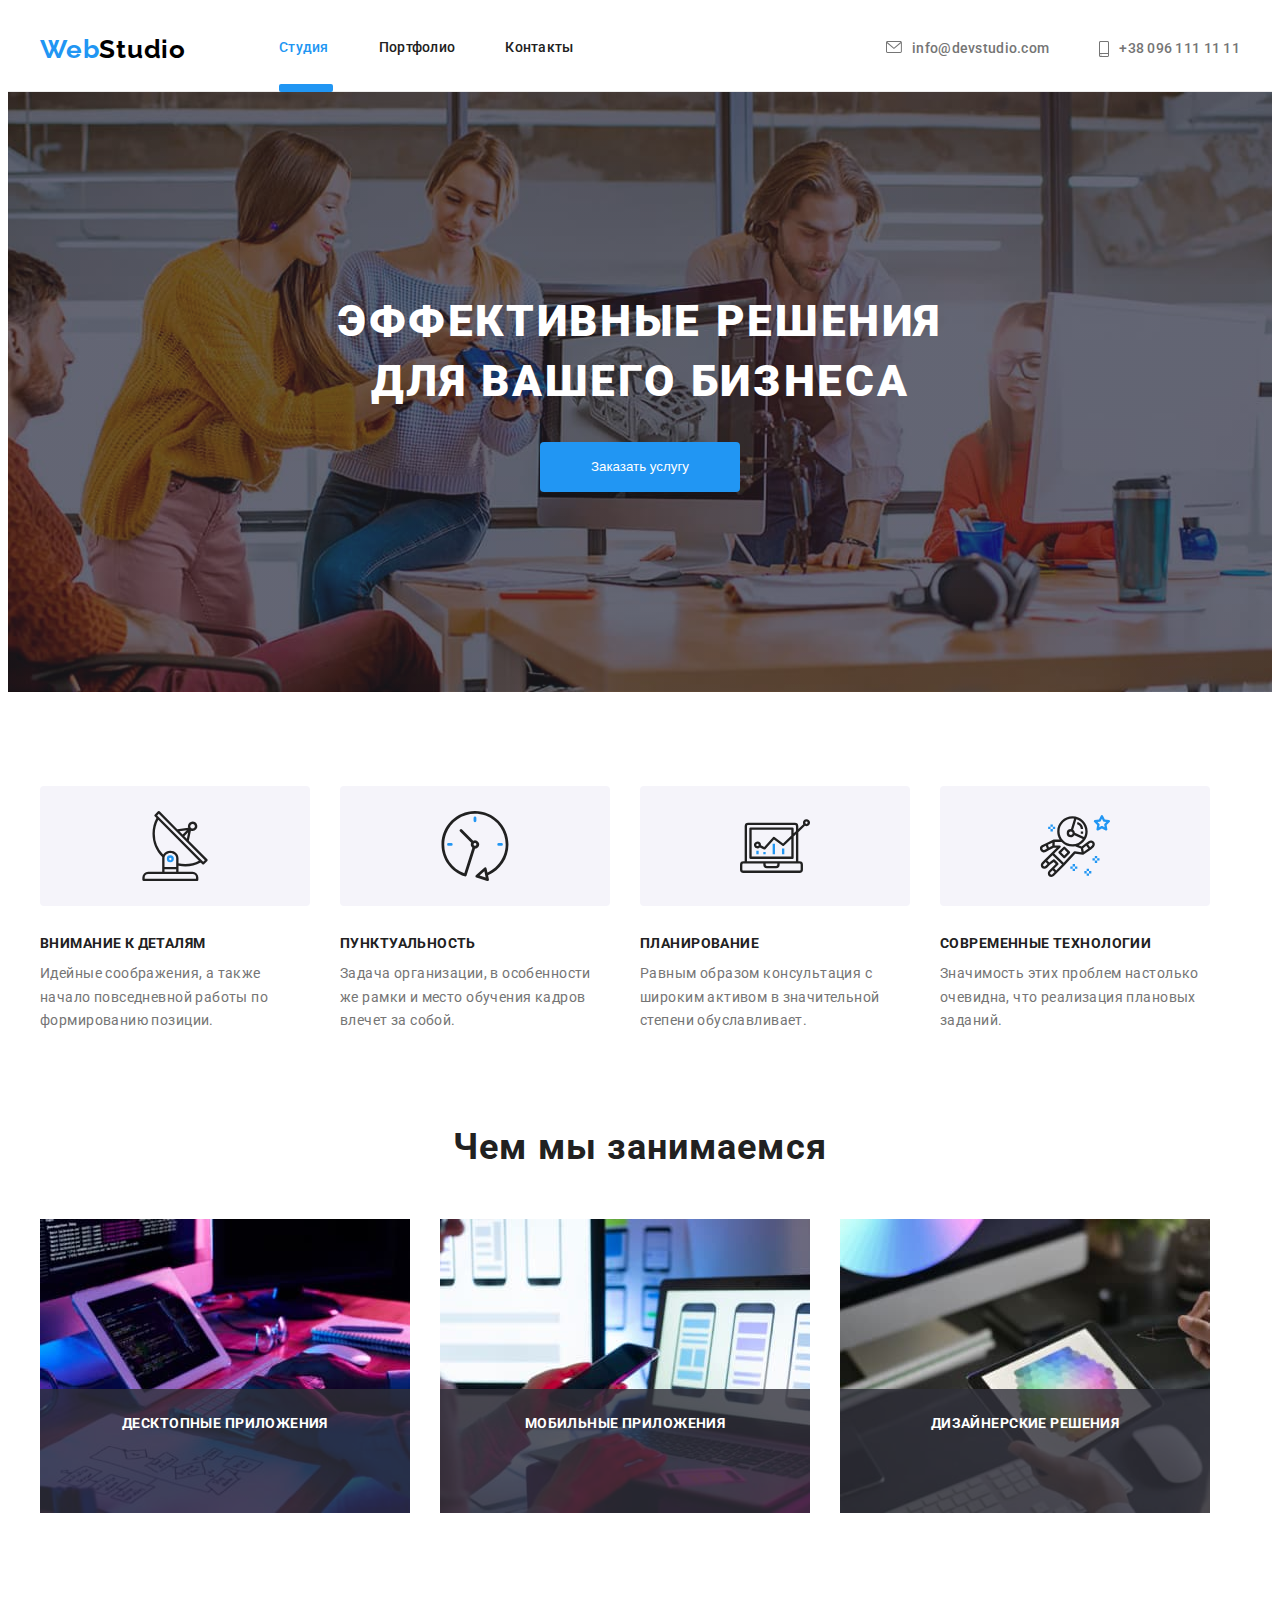
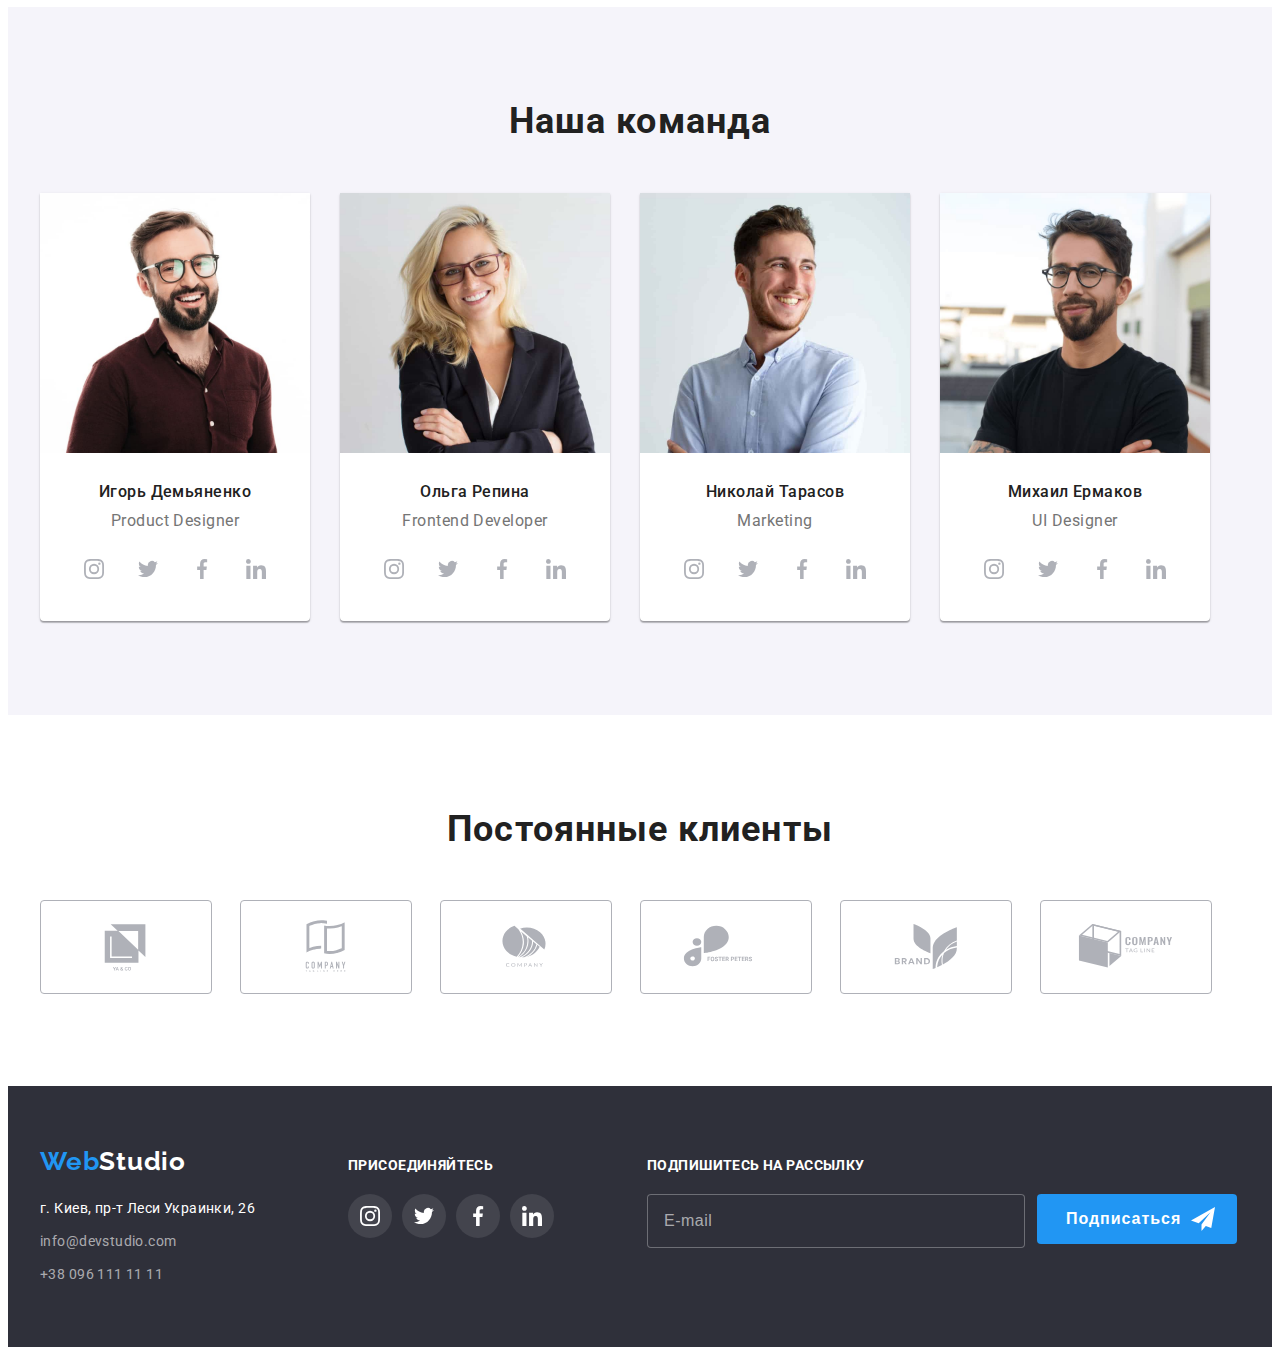
<file: index.html>
<!DOCTYPE html>
<html lang="ru">
  <head>
    <meta charset="UTF-8" />
    <meta http-equiv="X-UA-Compatible" content="IE=edge" />
    <meta name="viewport" content="width=device-width, initial-scale=1.0" />
    <meta
      name="description"
      content="Web Studio, Заказать Разработку Десктопного приложения, Мобильного приложения. Недорого: Быстро, Качественно, Уникальный Дизайн."
    />
    <title>Web Studio - Разработка приложений</title>
    <link rel="shortcut icon" href="image/Favicon.png" type="image/x-icon" />
    <link
      rel="stylesheet"
      href="https://cdnjs.cloudflare.com/ajax/libs/modern-normalize/1.1.0/modern-normalize.min.css"
      integrity="sha512-wpPYUAdjBVSE4KJnH1VR1HeZfpl1ub8YT/NKx4PuQ5NmX2tKuGu6U/JRp5y+Y8XG2tV+wKQpNHVUX03MfMFn9Q=="
      crossorigin="anonymous"
      referrerpolicy="no-referrer"
    />
    <link rel="preconnect" href="https://fonts.googleapis.com" />
    <link rel="preconnect" href="https://fonts.gstatic.com" crossorigin />
    <link
      href="https://fonts.googleapis.com/css2?family=Raleway:wght@700&family=Roboto:wght@400;500;700;900&display=swap"
      rel="stylesheet"
    />
    <link rel="stylesheet" href="css/style.css" />
  </head>

  <body>
    <!-- Шапка -->

    <header class="header">
      <div class="header-container container">
        <!-- Главная навигация -->

        <nav class="navigation">
          <a class="logo" lang="en" href="index.html"
            ><span class="logo-web">Web</span><span class="logo-studio">Studio</span></a
          >
          <ul class="navigation-list list">
            <li class="navigation-li">
              <a class="navigation-link nav" href="index.html">Студия</a>
            </li>
            <li class="navigation-li">
              <a class="navigation-link" href="portfolio.html">Портфолио</a>
            </li>
            <li class="navigation-li"><a class="navigation-link" href="#">Контакты</a></li>
          </ul>
        </nav>

        <!-- Связь -->

        <ul class="connection list">
          <li class="connection-li">
            <a class="navigation-connect" href="mailto:info@devstudio.com">
              <svg class="icon-envelope" width="16" height="12">
                <use href="./image/sprite.svg#icon-envelope"></use>
              </svg>
              info@devstudio.com</a
            >
          </li>
          <li class="connection-li">
            <a class="navigation-connect" href="tel:+380961111111">
              <svg class="icon-smartphone" width="10" height="16">
                <use href="./image/sprite.svg#icon-smartphone"></use>
              </svg>
              +38 096 111 11 11</a
            >
          </li>
        </ul>
      </div>
    </header>

    <main>
      <!--Блок Герой -->

      <section class="hero-section image-hero">
        <!-- container -->

        <div class="hero container">
          <h1 class="hero-text">
            Эффективные решения<br />
            для вашего бизнеса
          </h1>
          <button class="button" type="button" data-modal-open>Заказать услугу</button>
        </div>
      </section>

      <!-- Особенности -->

      <section class="feature-section">
        <div class="container">
          <!-- Скрытый текст -->

          <h2 class="visually-hidden">Особенности</h2>

          <ul class="item">
            <li class="item-list list">
              <div class="item-logo">
                <svg class="icon-logo" width="70" height="70">
                  <use href="./image/sprite.svg#icon-antenna"></use>
                </svg>
              </div>
              <div>
                <h3 class="headline">Внимание к деталям</h3>
                <p class="text">
                  Идейные соображения, а также начало повседневной работы по формированию позиции.
                </p>
              </div>
            </li>
            <li class="item-list list">
              <div class="item-logo">
                <svg class="icon-logo" width="70" height="70">
                  <use href="./image/sprite.svg#icon-clock"></use>
                </svg>
              </div>
              <div>
                <h3 class="headline">Пунктуальность</h3>
                <p class="text">
                  Задача организации, в особенности же рамки и место обучения кадров влечет за
                  собой.
                </p>
              </div>
            </li>
            <li class="item-list list">
              <div class="item-logo">
                <svg class="icon-logo" width="70" height="70">
                  <use href="./image/sprite.svg#icon-diagram"></use>
                </svg>
              </div>
              <div>
                <h3 class="headline">Планирование</h3>
                <p class="text">
                  Равным образом консультация с широким активом в значительной степени
                  обуславливает.
                </p>
              </div>
            </li>
            <li class="item-list list">
              <div class="item-logo">
                <svg class="icon-logo" width="70" height="70">
                  <use href="./image/sprite.svg#icon-astronaut"></use>
                </svg>
              </div>
              <div>
                <h3 class="headline">Современные технологии</h3>
                <p class="text">
                  Значимость этих проблем настолько очевидна, что реализация плановых заданий.
                </p>
              </div>
            </li>
          </ul>
        </div>
      </section>

      <!-- Чем мы занимаемся -->

      <section class="occupation-section">
        <div class="occupation container">
          <h2 class="heading">Чем мы занимаемся</h2>
          <ul class="heading-list list">
            <li class="heading-li">
              <div class="heading-thumb">
                <img
                  class="occupation-image"
                  src="./image/doing/desctop.jpg"
                  alt="Десктопные приложения"
                  width="370"
                />
                <p class="heading-text">Десктопные приложения</p>
              </div>
            </li>

            <li class="heading-li">
              <div class="heading-thumb">
                <img
                  class="occupation-image"
                  src="./image/doing/mobile.jpg"
                  alt="Мобильные приложения"
                  width="370"
                />
                <p class="heading-text">Мобильные приложения</p>
              </div>
            </li>

            <li class="heading-li">
              <div class="heading-thumb">
                <img
                  class="occupation-image"
                  src="./image/doing/disaine.jpg"
                  alt="Дизайнерские решения"
                  width="370"
                />
                <p class="heading-text">Дизайнерские решения</p>
              </div>
            </li>
          </ul>
        </div>
      </section>

      <!-- Наша команда -->

      <section class="command-section">
        <div class="command container">
          <h2 class="command-heading">Наша команда</h2>

          <ul class="command-item">
            <!-- Игорь Демьяненко -->

            <li class="command-list list">
              <img
                class="command-image"
                src="./image/comand/igor.jpg"
                alt="Игорь Демьяненко"
                width="270"
              />

              <div class="command-text">
                <h3 class="command-name">Игорь Демьяненко</h3>
                <p class="command-position" lang="en">Product Designer</p>

                <ul class="socials-list list">
                  <li class="socials-item">
                    <a class="socials-link" href="">
                      <svg class="socials-icon" width="20" height="20">
                        <use href="./image/sprite.svg#icon-instagram"></use>
                      </svg>
                    </a>
                  </li>

                  <li class="socials-item">
                    <a class="socials-link" href="">
                      <svg class="socials-icon" width="20" height="20">
                        <use href="./image/sprite.svg#icon-twitter"></use>
                      </svg>
                    </a>
                  </li>

                  <li class="socials-item">
                    <a class="socials-link" href="">
                      <svg class="socials-icon" width="20" height="20">
                        <use href="./image/sprite.svg#icon-facebook"></use>
                      </svg>
                    </a>
                  </li>

                  <li class="socials-item">
                    <a class="socials-link" href="">
                      <svg class="socials-icon" width="20" height="20">
                        <use href="./image/sprite.svg#icon-linkedin"></use>
                      </svg>
                    </a>
                  </li>
                </ul>
              </div>
            </li>

            <!-- Ольга Репина -->

            <li class="command-list list">
              <img
                class="command-image"
                src="./image/comand/olga.jpg"
                alt="Ольга Репина"
                width="270"
              />
              <div class="command-text">
                <h3 class="command-name">Ольга Репина</h3>
                <p class="command-position" lang="en">Frontend Developer</p>

                <ul class="socials-list list">
                  <li class="socials-item">
                    <a class="socials-link" href="">
                      <svg class="socials-icon" width="20" height="20">
                        <use href="./image/sprite.svg#icon-instagram"></use>
                      </svg>
                    </a>
                  </li>

                  <li class="socials-item">
                    <a class="socials-link" href="">
                      <svg class="socials-icon" width="20" height="20">
                        <use href="./image/sprite.svg#icon-twitter"></use>
                      </svg>
                    </a>
                  </li>

                  <li class="socials-item">
                    <a class="socials-link" href="">
                      <svg class="socials-icon" width="20" height="20">
                        <use href="./image/sprite.svg#icon-facebook"></use>
                      </svg>
                    </a>
                  </li>

                  <li class="socials-item">
                    <a class="socials-link" href="">
                      <svg class="socials-icon" width="20" height="20">
                        <use href="./image/sprite.svg#icon-linkedin"></use>
                      </svg>
                    </a>
                  </li>
                </ul>
              </div>
            </li>

            <!-- Николай Тарасов -->

            <li class="command-list list">
              <img
                class="command-image"
                src="./image/comand/nikolay.jpg"
                alt="Николай Тарасов"
                width="270"
              />
              <div class="command-text">
                <h3 class="command-name">Николай Тарасов</h3>
                <p class="command-position" lang="en">Marketing</p>

                <ul class="socials-list list">
                  <li class="socials-item">
                    <a class="socials-link" href="">
                      <svg class="socials-icon" width="20" height="20">
                        <use href="./image/sprite.svg#icon-instagram"></use>
                      </svg>
                    </a>
                  </li>

                  <li class="socials-item">
                    <a class="socials-link" href="">
                      <svg class="socials-icon" width="20" height="20">
                        <use href="./image/sprite.svg#icon-twitter"></use>
                      </svg>
                    </a>
                  </li>

                  <li class="socials-item">
                    <a class="socials-link" href="">
                      <svg class="socials-icon" width="20" height="20">
                        <use href="./image/sprite.svg#icon-facebook"></use>
                      </svg>
                    </a>
                  </li>

                  <li class="socials-item">
                    <a class="socials-link" href="">
                      <svg class="socials-icon" width="20" height="20">
                        <use href="./image/sprite.svg#icon-linkedin"></use>
                      </svg>
                    </a>
                  </li>
                </ul>
              </div>
            </li>

            <!-- Михаил Ермаков -->

            <li class="command-list list">
              <img
                class="command-image"
                src="./image/comand/mihail.jpg"
                alt="Михаил Ермаков"
                width="270"
              />
              <div class="command-text">
                <h3 class="command-name">Михаил Ермаков</h3>
                <p class="command-position" lang="en">UI Designer</p>

                <ul class="socials-list list">
                  <li class="socials-item">
                    <a class="socials-link" href="">
                      <svg class="socials-icon" width="20" height="20">
                        <use href="./image/sprite.svg#icon-instagram"></use>
                      </svg>
                    </a>
                  </li>

                  <li class="socials-item">
                    <a class="socials-link" href="">
                      <svg class="socials-icon" width="20" height="20">
                        <use href="./image/sprite.svg#icon-twitter"></use>
                      </svg>
                    </a>
                  </li>

                  <li class="socials-item">
                    <a class="socials-link" href="">
                      <svg class="socials-icon" width="20" height="20">
                        <use href="./image/sprite.svg#icon-facebook"></use>
                      </svg>
                    </a>
                  </li>

                  <li class="socials-item">
                    <a class="socials-link" href="">
                      <svg class="socials-icon" width="20" height="20">
                        <use href="./image/sprite.svg#icon-linkedin"></use>
                      </svg>
                    </a>
                  </li>
                </ul>
              </div>
            </li>
          </ul>
        </div>
      </section>

      <!-- Постоянные клиенты -->

      <section class="client-section">
        <div class="client container">
          <h2 class="client-title">Постоянные клиенты</h2>

          <ul class="client-group">
            <li class="client-list list">
              <a class="client-link" href="">
                <svg class="client-icon" width="106" height="60">
                  <use href="./image/sprite.svg#icon-Logo"></use>
                </svg>
              </a>
            </li>

            <li class="client-list list">
              <a class="client-link" href="">
                <svg class="client-icon" width="106" height="60">
                  <use href="./image/sprite.svg#icon-Logo2"></use>
                </svg>
              </a>
            </li>

            <li class="client-list list">
              <a class="client-link" href="">
                <svg class="client-icon" width="106" height="60">
                  <use href="./image/sprite.svg#icon-Logo3"></use>
                </svg>
              </a>
            </li>

            <li class="client-list list">
              <a class="client-link" href="">
                <svg class="client-icon" width="106" height="60">
                  <use href="./image/sprite.svg#icon-Logo4"></use>
                </svg>
              </a>
            </li>

            <li class="client-list list">
              <a class="client-link" href="">
                <svg class="client-icon" width="106" height="60">
                  <use href="./image/sprite.svg#icon-Logo5"></use>
                </svg>
              </a>
            </li>

            <li class="client-list list">
              <a class="client-link" href="">
                <svg class="client-icon" width="106" height="60">
                  <use href="./image/sprite.svg#icon-Logo6"></use>
                </svg>
              </a>
            </li>
          </ul>
        </div>
      </section>
    </main>

    <!-- Подвал -->

    <footer class="footer">
      <div class="footer-block container">
        <!-- Логотип -->

        <div class="block">
          <a class="logo logo-footer" lang="en" href="index.html">
            <span class="logo-web">Web</span><span class="logo-studio-footer">Studio</span></a
          >

          <!-- Блок адрес -->

          <address class="address">
            <ul class="address-table list">
              <li class="address-list list">
                <a
                  class="footer-navigation list"
                  href="https://www.google.com/maps/place/%D0%B1%D1%83%D0%BB.+%D0%9B%D0%B5%D1%81%D0%B8+%D0%A3%D0%BA%D1%80%D0%B0%D0%B8%D0%BD%D0%BA%D0%B8,+26,+%D0%9A%D0%B8%D0%B5%D0%B2,"
                  target="_blank"
                  rel="noreferrer noopeneer"
                >
                  г. Киев, пр-т Леси Украинки, 26</a
                >
              </li>

              <li class="address-list list">
                <a class="footer-connect list" href="mailto:info@devstudio.com"
                  >info@devstudio.com</a
                >
              </li>

              <li class="address-list list">
                <a class="footer-connect list" href="tel:+380961111111">+38 096 111 11 11</a>
              </li>
            </ul>
          </address>
        </div>

        <!-- присоединяйтесь -->

        <div class="join">
          <p class="join-text">присоединяйтесь</p>

          <ul class="join-list list">
            <li class="join-item">
              <a class="join-link" href="">
                <svg class="join-icon social-icon" width="20" height="20">
                  <use href="./image/sprite.svg#icon-instagram"></use>
                </svg>
              </a>
            </li>

            <li class="join-item">
              <a class="join-link" href="">
                <svg class="join-icon social-icon" width="20" height="20">
                  <use href="./image/sprite.svg#icon-twitter"></use>
                </svg>
              </a>
            </li>

            <li class="join-item">
              <a class="join-link" href="">
                <svg class="join-icon social-icon" width="20" height="20">
                  <use href="./image/sprite.svg#icon-facebook"></use>
                </svg>
              </a>
            </li>

            <li class="join-item">
              <a class="join-link" href="">
                <svg class="join-icon social-icon" width="20" height="20">
                  <use href="./image/sprite.svg#icon-linkedin"></use>
                </svg>
              </a>
            </li>
          </ul>
        </div>

        <!-- Подпишитесь на рассылку -->

        <form action="#" class="subscription-form">
          <p class="subscription-title">Подпишитесь на рассылку</p>
          <div class="subscription-wrapper">
            <div class="subscription-wrapper-input">
              <input
                class="subscription-input"
                type="email"
                name="subscription-name"
                placeholder="E-mail"
                required
              />
            </div>

            <div class="subscription-wrapper-button">
              <button class="subscription-button" type="submit">
                <span class="subscription-text">Подписаться</span>
                <svg class="subscription-icon" width="24" height="24">
                  <use href="./image/sprite.svg#icon-footer-icon-send"></use>
                </svg>
              </button>
            </div>
          </div>
        </form>
      </div>
    </footer>

    <!-- backdrop -->

    <div class="backdrop is-hidden" data-modal>
      <div class="modal">
        <form class="modal-form" action="#" method="POST">
          <p class="modal-title">Оставьте свои данные, мы вам перезвоним</p>

          <div class="modal-form-field">
            <label for="text" class="modal-form-label">Имя</label>
            <span class="modal-wrapper">
              <input
                class="modal-input"
                id="text"
                type="text"
                name="user-name"
                minlength="2"
                pattern="^[a-zA-Zа-яёА-ЯЁ]+"
                title="Символы должны содержать латиницу или киррилицу"
                required
              />
              <svg class="modal-icon" width="18" height="18">
                <use href="./image/sprite.svg#icon-person"></use>
              </svg>
            </span>
          </div>

          <div class="modal-form-field">
            <label for="tel" class="modal-form-label">Телефон</label>
            <span class="modal-wrapper">
              <input
                class="modal-input"
                id="tel"
                type="tel"
                name="user-tel"
                pattern="(\+?\d[- .]*){7,13}"
                title="Международный, государственный или местный телефонный номер"
                required
              />
              <svg class="modal-icon" width="18" height="18">
                <use href="./image/sprite.svg#icon-phone"></use>
              </svg>
            </span>
          </div>

          <div class="modal-form-field">
            <label for="email" class="modal-form-label">Почта</label>
            <span class="modal-wrapper">
              <input class="modal-input" id="email" type="email" name="user-email" required />
              <svg class="modal-icon" width="18" height="18">
                <use href="./image/sprite.svg#icon-email"></use>
              </svg>
            </span>
          </div>

          <div class="modal-form-textarea">
            <label for="comment" class="modal-form-label">Комментарий</label>
            <textarea
              class="modal-input modal-field-textarea"
              name="textarea"
              id="comment"
              placeholder="Введите текст"
            ></textarea>
          </div>

          <!-- checkbox -->

          <div class="form-checkbox">
            <input
              class="checkbox visually-hidden"
              id="check"
              type="checkbox"
              name="policy"
              required
            />
            <label class="checkbox-text" for="check"
              ><span class="checkbox-icon">
                <svg width="11" height="8">
                  <use href="./image/sprite.svg#icon-check"></use>
                </svg>
              </span>
              Соглашаюсь с рассылкой и принимаю &#160;
              <a class="checkbox-link" href="#">Условия договора</a></label
            >
          </div>

          <button class="modal-button" type="submit">Отправить</button>
        </form>

        <button type="button" title="Close" class="button-x" data-modal-close>
          <svg class="icon-button-x" width="11" height="11">
            <use href="./image/sprite.svg#icon-Vector"></use>
          </svg>
        </button>
      </div>
    </div>

    <script src="./js/modal.js"></script>
  </body>
</html>
</file>
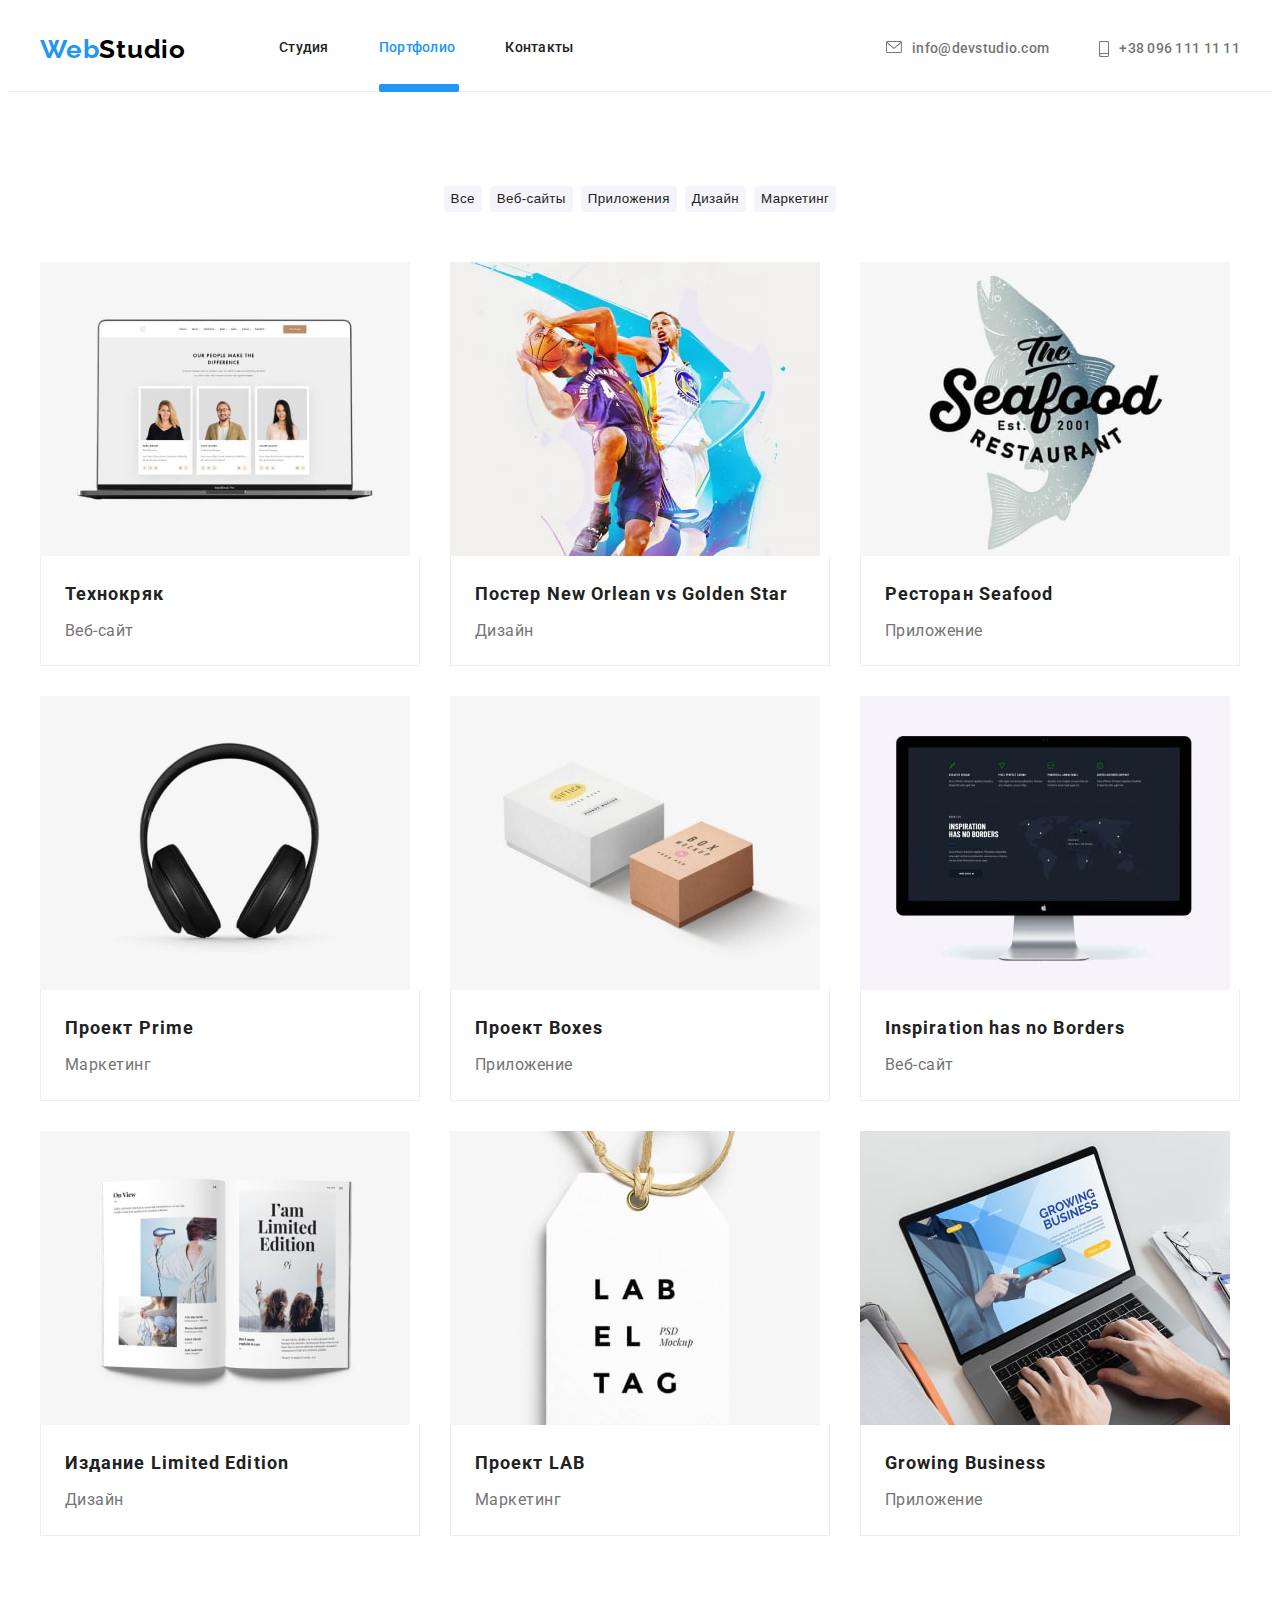
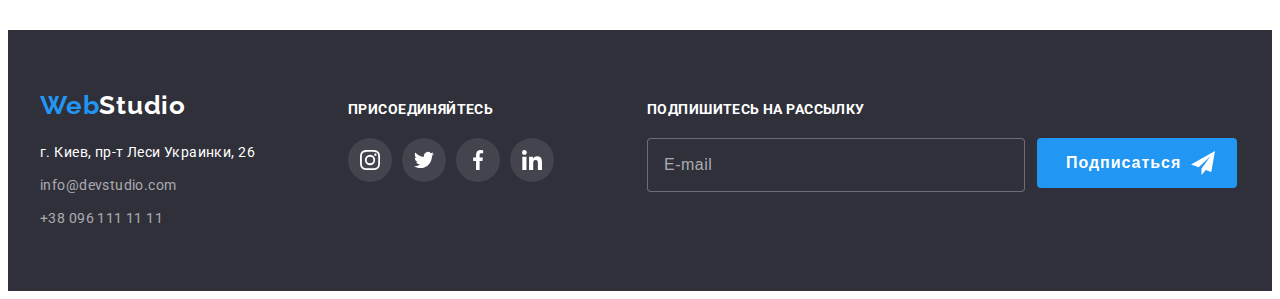
<file: portfolio.html>
<!DOCTYPE html>
<html lang="ru">
  <head>
    <meta charset="UTF-8" />
    <meta http-equiv="X-UA-Compatible" content="IE=edge" />
    <meta name="viewport" content="width=device-width, initial-scale=1.0" />
    <meta
      name="description"
      content="Web Studio, Заказать Разработку Десктопного приложения, Мобильного приложения. Недорого: Быстро, Качественно, Уникальный Дизайн."
    />
    <title>Web Studio - Разработка приложений</title>
    <link rel="shortcut icon" href="image/Favicon.png" type="image/x-icon" />
    <link
      rel="stylesheet"
      href="https://cdnjs.cloudflare.com/ajax/libs/modern-normalize/1.1.0/modern-normalize.min.css"
      integrity="sha512-wpPYUAdjBVSE4KJnH1VR1HeZfpl1ub8YT/NKx4PuQ5NmX2tKuGu6U/JRp5y+Y8XG2tV+wKQpNHVUX03MfMFn9Q=="
      crossorigin="anonymous"
      referrerpolicy="no-referrer"
    />
    <link rel="preconnect" href="https://fonts.googleapis.com" />
    <link rel="preconnect" href="https://fonts.gstatic.com" crossorigin />
    <link
      href="https://fonts.googleapis.com/css2?family=Raleway:wght@700&family=Roboto:wght@400;500;700;900&display=swap"
      rel="stylesheet"
    />
    <link rel="stylesheet" href="css/style.css" />
  </head>
  <body>
    <!-- Шапка -->

    <header class="header">
      <div class="header-container container">
        <!-- Главная навигация -->

        <nav class="navigation">
          <a class="logo" lang="en" href="index.html"
            ><span class="logo-web">Web</span><span class="logo-studio">Studio</span></a
          >
          <ul class="navigation-list list">
            <li class="navigation-li"><a class="navigation-link" href="index.html">Студия</a></li>
            <li class="navigation-li">
              <a class="navigation-link nav" href="portfolio.html">Портфолио</a>
            </li>
            <li class="navigation-li"><a class="navigation-link" href="/">Контакты</a></li>
          </ul>
        </nav>

        <!-- Связь -->
        <ul class="connection list">
          <li class="connection-li">
            <a class="navigation-connect" href="mailto:info@devstudio.com">
              <svg class="icon-envelope" width="16" height="12">
                <use href="./image/sprite.svg#icon-envelope"></use>
              </svg>
              info@devstudio.com</a
            >
          </li>
          <li class="connection-li">
            <a class="navigation-connect" href="tel:+380961111111">
              <svg class="icon-smartphone" width="10" height="16">
                <use href="./image/sprite.svg#icon-smartphone"></use>
              </svg>
              +38 096 111 11 11</a
            >
          </li>
        </ul>
      </div>
    </header>

    <!-- Портфолио -->
    <main>
      <section class="portfolio">
        <div class="container">
          <h1 class="visually-hidden">Портфолио</h1>
          <!-- Скрытый, для семантики -->

          <!-- Портфолио фильтры -->

          <ul class="filtre list">
            <li class="filtre-btn"><button class="filtre-list" name="button">Все</button></li>
            <li class="filtre-btn"><button class="filtre-list" name="button">Веб-сайты</button></li>
            <li class="filtre-btn">
              <button class="filtre-list" name="button">Приложения</button>
            </li>
            <li class="filtre-btn"><button class="filtre-list" name="button">Дизайн</button></li>
            <li class="filtre-btn"><button class="filtre-list" name="button">Маркетинг</button></li>
          </ul>

          <!-- Портфолио-карточки -->

          <ul class="content list">
            <!-- Технокряк -->

            <li class="content-list">
              <a href="" class="content-link list">
                <div class="content-image">
                  <img
                    class="image"
                    src="./image/portfolio/tehnokryak.jpg"
                    alt="Технокряк"
                    width="370"
                  />
                  <p class="overlay">
                    Технокряк это современная площадка распространения коронавируса. Компании
                    используют эту платформу для цифрового шпионажа и атак на защищённые сервера
                    конкурентов.
                  </p>
                </div>
                <div class="box">
                  <h2 class="caption">Технокряк</h2>
                  <p class="subtitle">Веб-сайт</p>
                </div>
              </a>
            </li>

            <!-- Постер New Orlean vs Golden Star -->

            <li class="content-list">
              <a href="" class="content-link list">
                <div class="content-image">
                  <img
                    class="image"
                    src="./image/portfolio/Poster-Ne-Orlean-vs-Golden-Star.jpg"
                    alt="Постер New Orlean vs Golden Star"
                    width="370"
                  />
                  <p class="overlay">
                    Технокряк это современная площадка распространения коронавируса. Компании
                    используют эту платформу для цифрового шпионажа и атак на защищённые сервера
                    конкурентов.
                  </p>
                </div>
                <div class="box">
                  <h2 class="caption" lang="en">Постер New Orlean vs Golden Star</h2>
                  <p class="subtitle">Дизайн</p>
                </div>
              </a>
            </li>

            <!-- Ресторан Seafood -->

            <li class="content-list">
              <a href="" class="content-link list">
                <div class="content-image">
                  <img
                    class="image"
                    src="./image/portfolio/Restoran-Seafood.jpg"
                    alt="Ресторан Seafood"
                    width="370"
                  />
                  <p class="overlay">
                    Технокряк это современная площадка распространения коронавируса. Компании
                    используют эту платформу для цифрового шпионажа и атак на защищённые сервера
                    конкурентов.
                  </p>
                </div>
                <div class="box">
                  <h2 class="caption" lang="en">Ресторан Seafood</h2>
                  <p class="subtitle">Приложение</p>
                </div>
              </a>
            </li>

            <!-- Проект Prime -->

            <li class="content-list">
              <a href="" class="content-link list">
                <div class="content-image">
                  <img
                    class="image"
                    src="./image/portfolio/Proekt-Prime.jpg"
                    alt="Проект Prime"
                    width="370"
                  />
                  <p class="overlay">
                    Технокряк это современная площадка распространения коронавируса. Компании
                    используют эту платформу для цифрового шпионажа и атак на защищённые сервера
                    конкурентов.
                  </p>
                </div>
                <div class="box">
                  <h2 class="caption" lang="en">Проект Prime</h2>
                  <p class="subtitle">Маркетинг</p>
                </div>
              </a>
            </li>

            <!-- Проект Boxes -->

            <li class="content-list">
              <a href="" class="content-link list">
                <div class="content-image">
                  <img
                    class="image"
                    src="./image/portfolio/Proekt-Boxes.jpg"
                    alt="Проект Boxes"
                    width="370"
                  />
                  <p class="overlay">
                    Технокряк это современная площадка распространения коронавируса. Компании
                    используют эту платформу для цифрового шпионажа и атак на защищённые сервера
                    конкурентов.
                  </p>
                </div>
                <div class="box">
                  <h2 class="caption" lang="en">Проект Boxes</h2>
                  <p class="subtitle">Приложение</p>
                </div>
              </a>
            </li>

            <!-- Inspiration has no Borders -->

            <li class="content-list">
              <a href="" class="content-link list">
                <div class="content-image">
                  <img
                    class="image"
                    src="./image/portfolio/Inspiration-has-no-Borders.jpg"
                    alt="Inspiration has no Borders"
                    width="370"
                  />
                  <p class="overlay">
                    Технокряк это современная площадка распространения коронавируса. Компании
                    используют эту платформу для цифрового шпионажа и атак на защищённые сервера
                    конкурентов.
                  </p>
                </div>
                <div class="box">
                  <h2 class="caption" lang="en">Inspiration has no Borders</h2>
                  <p class="subtitle">Веб-сайт</p>
                </div>
              </a>
            </li>

            <!-- Издание Limited Edition -->

            <li class="content-list">
              <a href="" class="content-link list">
                <div class="content-image">
                  <img
                    class="image"
                    src="./image/portfolio/Izdanie-Limited-Edition.jpg"
                    alt="Издание
                    Limited Edition"
                    width="370"
                  />
                  <p class="overlay">
                    Технокряк это современная площадка распространения коронавируса. Компании
                    используют эту платформу для цифрового шпионажа и атак на защищённые сервера
                    конкурентов.
                  </p>
                </div>
                <div class="box">
                  <h2 class="caption" lang="en">Издание Limited Edition</h2>
                  <p class="subtitle">Дизайн</p>
                </div>
              </a>
            </li>

            <!-- Проект LAB -->

            <li class="content-list">
              <a href="" class="content-link list">
                <div class="content-image">
                  <img
                    class="image"
                    src="./image/portfolio/Proekt-LAB.jpg"
                    alt="Проект LAB"
                    width="370"
                  />
                  <p class="overlay">
                    Технокряк это современная площадка распространения коронавируса. Компании
                    используют эту платформу для цифрового шпионажа и атак на защищённые сервера
                    конкурентов.
                  </p>
                </div>
                <div class="box">
                  <h2 class="caption" lang="en">Проект LAB</h2>
                  <p class="subtitle">Маркетинг</p>
                </div>
              </a>
            </li>

            <!-- Growing Business -->

            <li class="content-list">
              <a href="" class="content-link list">
                <div class="content-image">
                  <img
                    class="image"
                    src="./image/portfolio/Growing-Business.jpg"
                    alt="Growing Business"
                    width="370"
                  />
                  <p class="overlay">
                    Технокряк это современная площадка распространения коронавируса. Компании
                    используют эту платформу для цифрового шпионажа и атак на защищённые сервера
                    конкурентов.
                  </p>
                </div>
                <div class="box">
                  <h2 class="caption" lang="en">Growing Business</h2>
                  <p class="subtitle">Приложение</p>
                </div>
              </a>
            </li>
          </ul>
        </div>
      </section>
    </main>

    <!-- Подвал -->

    <footer class="footer">
      <div class="footer-block container">
        <!-- Логотип -->

        <div class="block">
          <a class="logo logo-footer" lang="en" href="index.html">
            <span class="logo-web">Web</span><span class="logo-studio-footer">Studio</span></a
          >

          <!-- Блок адрес -->

          <address class="address">
            <ul class="address-table list">
              <li class="address-list list">
                <a
                  class="footer-navigation list"
                  href="https://www.google.com/maps/place/%D0%B1%D1%83%D0%BB.+%D0%9B%D0%B5%D1%81%D0%B8+%D0%A3%D0%BA%D1%80%D0%B0%D0%B8%D0%BD%D0%BA%D0%B8,+26,+%D0%9A%D0%B8%D0%B5%D0%B2,"
                  target="_blank"
                  rel="noreferrer noopeneer"
                >
                  г. Киев, пр-т Леси Украинки, 26</a
                >
              </li>

              <li class="address-list list">
                <a class="footer-connect list" href="mailto:info@devstudio.com"
                  >info@devstudio.com</a
                >
              </li>

              <li class="address-list list">
                <a class="footer-connect list" href="tel:+380961111111">+38 096 111 11 11</a>
              </li>
            </ul>
          </address>
        </div>

        <div class="join">
          <p class="join-text">присоединяйтесь</p>

          <ul class="join-list list">
            <li class="join-item">
              <a class="join-link" href="">
                <svg class="join-icon social-icon" width="20" height="20">
                  <use href="./image/sprite.svg#icon-instagram"></use>
                </svg>
              </a>
            </li>

            <li class="join-item">
              <a class="join-link" href="">
                <svg class="join-icon social-icon" width="20" height="20">
                  <use href="./image/sprite.svg#icon-twitter"></use>
                </svg>
              </a>
            </li>

            <li class="join-item">
              <a class="join-link" href="">
                <svg class="join-icon social-icon" width="20" height="20">
                  <use href="./image/sprite.svg#icon-facebook"></use>
                </svg>
              </a>
            </li>

            <li class="join-item">
              <a class="join-link" href="">
                <svg class="join-icon social-icon" width="20" height="20">
                  <use href="./image/sprite.svg#icon-linkedin"></use>
                </svg>
              </a>
            </li>
          </ul>
        </div>

        <!-- Подпишитесь на рассылку -->

        <form action="#" class="subscription-form">
          <p class="subscription-title">Подпишитесь на рассылку</p>
          <div class="subscription-wrapper">
            <div class="subscription-wrapper-input">
              <input
                class="subscription-input"
                type="email"
                name="subscription-name"
                placeholder="E-mail"
                required
              />
            </div>

            <div class="subscription-wrapper-button">
              <button class="subscription-button" type="submit">
                <span class="subscription-text">Подписаться</span>
                <svg class="subscription-icon" width="24" height="24">
                  <use href="./image/sprite.svg#icon-footer-icon-send"></use>
                </svg>
              </button>
            </div>
          </div>
        </form>
      </div>
    </footer>

    <script src="./js/modal.js"></script>
  </body>
</html>
</file>
<file: css/style.css>
:root {
  --page-text: #212121;
  --primary-text-color: #757575;
  --secondary-text-color: #2196f3;
  --third-text-color: #ffffff;
  --link-color: #afb1b8;
  --primary-background-color: #ffffff;
  --secondary-background-color: #f5f4fa;
  --third-background-color: #2196f3;
  --transition-color: color 250ms cubic-bezier(0.4, 0, 0.2, 1);
}

body {
  font-family: 'Roboto', sans-serif;
  background: var(--primary-background-color);
  color: var(--page-text);
  font-size: 16px;
  font-style: normal;
}

h1,
h2,
h3,
h4,
h5,
h6,
p {
  margin: 0;
}

ul {
  margin: 0;
  padding: 0;
}

img {
  display: block;
}

/* ----------------Шапка--------------- */

/* ---Логотип--- */

.header {
  background-color: var(--primary-background-color);
  border-bottom: 1px solid #ececec;
}

.header-container {
  display: flex;
  align-items: center;
}

/* ---Контейнер--- */

.container {
  width: 1200px;
  margin: 0 auto;
  padding: 0 15px;
}

.logo {
  font-family: 'Raleway', sans-serif;
  text-decoration: none;
  font-weight: 700;
  font-size: 26px;
  line-height: 1.192;
  letter-spacing: 0.03em;

  display: block;
  margin-right: 93px;
}

.logo-web {
  color: var(--secondary-text-color);
}

.logo-studio {
  color: #000000;
}

/* ---Навигация--- */

.navigation {
  display: flex;
  align-items: center;
}

.navigation-list {
  display: flex;
}

/* ---Сброс стилей--- */

.list {
  list-style: none;
  text-decoration: none;
  font-style: normal;
}

.navigation-li:not(:last-child) {
  margin-right: 50px;
}

.navigation-link {
  color: var(--page-text);
  text-decoration: none;
  font-weight: 500;
  font-size: 14px;
  line-height: 1.14;
  letter-spacing: 0.02em;

  display: block;
  padding-top: 32px;
  transition: var(--transition-color);
}

.nav {
  color: var(--secondary-text-color);
  display: flex;
  flex-direction: column;
}

.nav::after {
  content: '';
  display: block;
  width: 100%;
  height: 4px;
  border: 2px solid;
  border-radius: 2px;
  background-color: var(--third-background-color);
  margin-top: 28px;
  margin-bottom: -1px;
}

.navigation-link:hover,
.navigation-link:focus {
  color: var(--secondary-text-color);
}

/* ---Связь--- */

.connection {
  display: flex;
  margin-left: auto;
}

.connection-li + .connection-li {
  margin-left: 50px;
}

.navigation-connect {
  color: var(--primary-text-color);
  text-decoration: none;
  font-weight: 500;
  font-size: 14px;
  line-height: 1.14;
  letter-spacing: 0.02em;

  padding: 16px 0;
  display: flex;
  transition: var(--transition-color);
}

.navigation-connect:hover,
.navigation-connect:focus {
  color: var(--secondary-text-color);
  fill: var(--secondary-text-color);
}

.icon-envelope,
.icon-smartphone {
  margin-right: 10px;
  fill: currentColor;
  align-items: center;
  padding: 0;
}

/* --------------Блок герой--------------- */

.hero-section {
  display: flex;
  text-align: center;
  align-items: center;
  padding-top: 200px;
  padding-bottom: 200px;
}

.image-hero {
  max-width: 1600px;
  background-color: #c4c4c4;
  background-image: linear-gradient(to right, rgba(47, 48, 58, 0.4), rgba(47, 48, 58, 0.4)),
    url('../image/hero/hero.jpg');
  background-position: center;
  background-size: cover;
  background-repeat: no-repeat;

  margin: 0 auto;
}

.hero-text {
  color: var(--third-text-color);
  font-weight: 900;
  font-size: 44px;
  line-height: 1.36;
  text-align: center;
  letter-spacing: 0.06em;
  text-transform: uppercase;

  margin: 0 auto 30px;
  max-width: 696px;
}

.button {
  color: var(--third-text-color);
  background-color: var(--third-background-color);
  border: 1px solid transparent;
  border-radius: 4px;
  cursor: pointer;
  height: 50px;
  min-width: 200px;
  text-align: center;
  padding: 10px 32px;

  transition: background-color 250ms cubic-bezier(0.4, 0, 0.2, 1);
}

.button:hover,
.button:focus,
.button:active {
  background-color: #188ce8;
}

/* ---------------Особенности----------- */

/* скрытый текст Особенности */

.visually-hidden {
  position: absolute;
  width: 1px;
  height: 1px;
  margin: -1px;
  padding: 0;
  overflow: hidden;
  border: 0;
  clip: rect(0 0 0 0);
  z-index: 1;
}

.feature-section {
  padding-top: 94px;
  padding-bottom: 94px;
  background-color: var(--primary-background-color);
}

.item {
  display: flex;
}

.item-list {
  width: 270px;
}

.item-logo {
  display: flex;
  height: 120px;
  border-radius: 4px;
  margin-bottom: 30px;
  background-color: var(--secondary-background-color);
  justify-content: center;
  align-items: center;
}

.item-list:not(:last-child) {
  margin-right: 30px;
}

.headline {
  color: var(--page-text);
  font-weight: 700;
  font-size: 14px;
  line-height: 1.14;
  letter-spacing: 0.03em;
  text-transform: uppercase;
  margin-bottom: 10px;
}

.text {
  color: var(--primary-text-color);
  font-size: 14px;
  line-height: 1.71;
  letter-spacing: 0.03em;
}

/* -------------Чем мы занимаемся----------- */

.occupation-section {
  margin-right: auto;
  margin-left: auto;
  background-color: var(--primary-background-color);
  padding-bottom: 94px;
}

.heading {
  font-weight: 700;
  font-size: 36px;
  line-height: 1.16;
  text-align: center;
  letter-spacing: 0.03em;

  display: block;
  margin-bottom: 50px;
}

.heading-list {
  display: flex;
}

.heading-li {
  width: 370px;
}

.heading-li:not(:last-child) {
  margin-right: 30px;
}

.heading-thumb {
  position: relative;
  width: 370px;
  display: block;
}

.occupation-image {
  display: block;
  max-width: 100%;
}

.heading-text {
  width: 100%;
  height: 70px;
  position: absolute;

  bottom: 0;

  color: var(--third-text-color);
  background-color: rgba(47, 48, 58, 0.8);
  font-weight: 700;
  font-size: 14px;
  line-height: 1.14;
  text-align: center;
  letter-spacing: 0.03em;
  text-transform: uppercase;
  padding: 27px 0;
}

/* ---------------Наша команда-------------- */

.command-section {
  background-color: var(--secondary-background-color);
  margin-right: auto;
  margin-left: auto;
  padding: 94px 0;
}

.command-heading {
  color: var(--page-text);
  font-weight: 700;
  font-size: 36px;
  line-height: 1.16;
  text-align: center;
  letter-spacing: 0.03em;

  display: block;
  margin-bottom: 50px;
}

.command-item {
  display: flex;
}

.command-list {
  width: 270px;
  border-radius: 0px 0px 4px 4px;
  box-shadow: 0px 1px 3px rgba(0, 0, 0, 0.12), 0px 1px 1px rgba(0, 0, 0, 0.14),
    0px 2px 1px rgba(0, 0, 0, 0.2);
  background-color: var(--primary-background-color);
}

.command-list:not(:last-child) {
  margin-right: 30px;
}

.command-image {
  max-width: 100%;
}

.command-text {
  padding: 30px 32px;
}

.command-name {
  color: var(--page-text);
  font-weight: 500;
  font-size: 16px;
  line-height: 1.18;
  text-align: center;
  letter-spacing: 0.03em;
  margin-bottom: 10px;
  display: block;
}

.command-position {
  color: var(--primary-text-color);
  font-size: 16px;
  line-height: 1.18;
  text-align: center;
  letter-spacing: 0.03em;
  display: block;
  margin-bottom: 16px;
}

.socials-list {
  display: flex;
}

.socials-item:not(:last-child) {
  margin-right: 10px;
}

.socials-link {
  width: 44px;
  height: 44px;
  border-radius: 50%;
  background-color: var(--primary-background-color);
  display: flex;
  justify-content: center;
  align-items: center;
  transition: background-color 250ms cubic-bezier(0.4, 0, 0.2, 1);
}

.socials-link:hover,
.socials-link:focus {
  background-color: var(--third-background-color);
}

.socials-link:hover .socials-icon,
.socials-link:focus .socials-icon {
  fill: var(--third-text-color);
}

.socials-icon {
  fill: var(--link-color);
  transition: fill 250ms cubic-bezier(0.4, 0, 0.2, 1);
}

/* -----------Постоянные клиенты-------- */

.client-section {
  margin-right: auto;
  margin-left: auto;
  background-color: var(--primary-background-color);
  padding-top: 94px;
  padding-bottom: 94px;
}

.client-title {
  color: var(--page-text);
  font-weight: 700;
  font-size: 36px;
  line-height: 1.16;
  text-align: center;
  letter-spacing: 0.03em;
  margin-bottom: 50px;
}

.client-group {
  display: flex;
  margin-left: auto;
  margin-right: auto;
}

.client-list {
  width: 170px;
  height: 92px;
}

.client-list:not(:last-child) {
  margin-right: 30px;
}

.client-link {
  width: 100%;
  height: 100%;
  border: 1px solid #afb1b8;
  border-radius: 4px;
  display: flex;
  justify-content: center;
  align-items: center;

  transition-property: border-color;
  transition-duration: 250ms;
  transition-timing-function: cubic-bezier(0.4, 0, 0.2, 1);
}

.client-icon {
  fill: #afb1b8;
  transition-property: fill;
  transition-duration: 250ms;
  transition-timing-function: cubic-bezier(0.4, 0, 0.2, 1);
}

.client-link:hover,
.client-link:focus {
  border-color: var(--secondary-text-color);
}

.client-link:hover .client-icon,
.client-link:focus .client-icon {
  fill: var(--secondary-text-color);
}

/* --------------Портфолио------------ */

/* ---Портфолио фильтры--- */

.portfolio {
  margin-right: auto;
  margin-left: auto;
  background-color: var(--primary-background-color);
  padding-top: 94px;
  padding-bottom: 94px;
}

.filtre {
  display: flex;
  justify-content: center;
  margin-bottom: 50px;
}

.filtre-btn:not(:last-child) {
  margin-right: 8px;
}

.filtre-list {
  color: var(--page-text);
  border: 1px solid transparent;
  background-color: #f5f4fa;
  border-radius: 4px;
  font-weight: 500;
  line-height: 1.62;
  text-align: center;
  letter-spacing: 0.03em;
  cursor: pointer;
  transition-property: background-color, color, box-shadow;
  transition-duration: 250ms;
  transition-timing-function: cubic-bezier(0.4, 0, 0.2, 1);
}

.filtre-list:hover,
.filtre-list:focus {
  color: var(--third-text-color);
  background-color: var(--third-background-color);
  box-shadow: 0px 3px 1px rgba(0, 0, 0, 0.1), 0px 1px 2px rgba(0, 0, 0, 0.08),
    0px 2px 2px rgba(0, 0, 0, 0.12);
}

/* ---Портфолио-карточки--- */

.content {
  display: flex;
  flex-wrap: wrap;
  margin-top: -30px;
  margin-bottom: 0;
  margin-left: -30px;
}

.content-image {
  position: relative;
  overflow: hidden;
}

.overlay {
  position: absolute;
  top: 0;
  left: 0;
  width: 100%;
  height: 100%;
  background-color: rgba(33, 150, 243, 0.9);
  color: var(--third-text-color);
  padding: 63px 24px;
  font-weight: 400;
  font-size: 18px;
  line-height: 1.56;
  letter-spacing: 0.03em;

  overflow: hidden;
  transform: translateY(100%);

  transition-property: transform;
  transition-duration: 250ms;
  transition-timing-function: cubic-bezier(0.4, 0, 0.2, 1);
}

.content > .content-list {
  flex-basis: calc(100% / 3 - 30px);
  margin-top: 30px;
  margin-left: 30px;
}

.content-link {
  display: block;
  transition-property: box-shadow;
  transition-duration: 250ms;
  transition-timing-function: cubic-bezier(0.4, 0, 0.2, 1);
}

.content-link:hover,
.content-link:focus {
  box-shadow: 0px 3px 1px rgba(0, 0, 0, 0.1), 0px 1px 2px rgba(0, 0, 0, 0.08),
    0px 2px 2px rgba(0, 0, 0, 0.12);
}

.content-link:hover .overlay,
.content-link:focus .overlay {
  transform: translateY(0);
}

.image {
  max-width: 370px;
}

.box {
  padding: 20px 24px;
  border-left: 1px solid #eeeeee;
  border-right: 1px solid #eeeeee;
  border-bottom: 1px solid #eeeeee;
}

.caption {
  color: var(--page-text);
  font-weight: 700;
  font-size: 18px;
  line-height: 2;
  letter-spacing: 0.06em;
}

.subtitle {
  color: var(--primary-text-color);
  line-height: 1.87;
  letter-spacing: 0.03em;
  margin-top: 4px;
}

/* ---------------Подвал -------------*/

.footer {
  background-color: #2f303a;
  margin-right: auto;
  margin-left: auto;
  padding-top: 60px;
  padding-bottom: 60px;
}

.footer-block {
  display: flex;
  align-items: baseline;
}

/* ---Логотип--- */

.block {
  margin-right: 70px;
}

.logo-footer {
  max-width: 145px;
}

.logo-studio-footer {
  color: #ffffff;
}

/* ---Блок адрес--- */

.address {
  margin-top: 20px;
}

.address-list:not(:last-child) {
  margin-bottom: 9px;
}

.footer-navigation {
  color: var(--third-text-color);
  font-size: 14px;
  line-height: 1.71;
  letter-spacing: 0.03em;
  transition: var(--transition-color);
}

.footer-connect {
  color: rgb(255, 255, 255, 0.6);
  font-size: 14px;
  line-height: 1.71;
  letter-spacing: 0.03em;
  transition: var(--transition-color);
}

.footer-navigation:hover,
.footer-navigation:focus,
.footer-connect:hover,
.footer-connect:focus {
  color: var(--secondary-text-color);
}

/* ---присоединяйтесь--- */

.join-text {
  color: var(--third-text-color);
  font-style: normal;
  font-weight: bold;
  font-size: 14px;
  line-height: 1.14;
  letter-spacing: 0.03em;
  text-transform: uppercase;
  margin-bottom: 20px;
}

.join-list {
  display: flex;
}

.join-item:not(:last-child) {
  margin-right: 10px;
}

.join-link {
  width: 44px;
  height: 44px;
  border-radius: 50%;
  background-color: #43444d;
  display: flex;
  justify-content: center;
  align-items: center;

  transition: background-color 250ms cubic-bezier(0.4, 0, 0.2, 1);
}

.join-link:hover,
.join-link:focus {
  background-color: var(--third-background-color);
}

.join-icon {
  fill: var(--third-text-color);
}

/* ---Подпишитесь на рассылку--- */

.subscription-form {
  margin-left: 93px;
}

.subscription-title {
  color: var(--third-text-color);
  font-weight: 700;
  font-size: 14px;
  line-height: 1.14;
  letter-spacing: 0.03em;
  text-transform: uppercase;
  margin-bottom: 20px;
}

.subscription-wrapper {
  display: flex;
}

.subscription-wrapper-input {
  margin-right: 12px;
}

.subscription-input {
  display: block;
  width: 358px;
  height: 50px;
  padding-left: 16px;
  background-color: #2f303a;
  border-radius: 4px;
  color: var(--third-text-color);
  border: 1px solid rgba(255, 255, 255, 0.3);
  outline: none;
}

.subscription-input:focus {
  border-color: var(--third-background-color);
}
.subscription-input::placeholder {
  font-weight: 400;
  font-size: 16px;
  line-height: 1.25;
  letter-spacing: 0.03em;
  color: rgba(255, 255, 255, 0.6);
}

.subscription-button {
  display: flex;
  align-items: center;
  background-color: var(--third-background-color);
  width: 200px;
  height: 50px;
  padding: 0;
  border-radius: 4px;
  border: none;
  cursor: pointer;
  transition: box-shadow 250ms cubic-bezier(0.4, 0, 0.2, 1);
}

.subscription-text {
  color: var(--third-text-color);
  margin-left: 29px;
  margin-right: 10px;
  font-weight: 700;
  font-size: 16px;
  line-height: 1.87;
  text-align: center;
  letter-spacing: 0.06em;
  display: block;
}

.subscription-icon {
  fill: var(--third-text-color);
  padding: 0;
  margin: 0;
}

/* --------------------backdrop---------------- */

.backdrop {
  position: fixed;
  top: 0;
  left: 0;
  width: 100%;
  height: 100%;
  background-color: rgba(0, 0, 0, 0.2);
  transition: 250ms cubic-bezier(0.4, 0, 0.2, 1);
  opacity: 1;
  visibility: visible;
  pointer-events: auto;
  z-index: 2;
}

.backdrop.is-hidden {
  opacity: 0;
  visibility: hidden;
  pointer-events: none;
}

.backdrop.is-hidden .modal {
  transform: translate(-50%, -50%);
}

.modal {
  position: absolute;
  top: 50%;
  left: 50%;
  border-radius: 4px;
  width: 528px;
  height: 581px;
  background-color: var(--primary-background-color);
  padding: 40px;
  box-shadow: 0px 1px 3px rgba(0, 0, 0, 0.12), 0px 1px 1px rgba(0, 0, 0, 0.14),
    0px 2px 1px rgba(0, 0, 0, 0.2);
  border-radius: 4px;

  transform: translate(-50%, -50%);
  transition: transform 250ms cubic-bezier(0.4, 0, 0.2, 1);
}

/* ---input modal--- */

.modal-title {
  display: block;
  font-weight: 700;
  font-size: 20px;
  line-height: 1.15;
  text-align: center;
  letter-spacing: 0.03em;
  margin: 0 auto 12px;
}

.modal-form-label {
  display: block;
  font-weight: 400;
  font-size: 12px;
  line-height: 1.16;
  letter-spacing: 0.01em;
  color: var(--primary-text-color);
  margin-bottom: 4px;
}

.modal-form-field:not(:last-child) {
  margin-bottom: 10px;
}

.modal-wrapper {
  display: block;
  position: relative;
}

.modal-icon {
  position: absolute;
  top: 50%;
  left: 12px;
  transform: translateY(-50%);
  z-index: 3;
  fill: var(--page-text);
  transition: fill 250ms cubic-bezier(0.4, 0, 0.2, 1);
}

.modal-input {
  display: block;
  width: 448px;
  height: 40px;
  border: 1px solid rgba(33, 33, 33, 0.2);
  border-radius: 4px;
  padding-left: 42px;
  transition: border-color 250ms cubic-bezier(0.4, 0, 0.2, 1);
}

.modal-input:focus {
  border-color: var(--secondary-text-color);
  outline: none;
}

.modal-input:focus + .modal-icon {
  fill: var(--secondary-text-color);
}

.modal-field-textarea {
  width: 100%;
  height: 120px;
  resize: none;
  padding: 12px 16px;
}

.modal-field-textarea::placeholder {
  color: var(--primary-text-color);
  font-weight: 400;
  font-size: 12px;
  line-height: 1.16;
  letter-spacing: 0.01em;
}

/* ---checkbox--- */

.form-checkbox {
  display: flex;
  align-items: center;
  margin: 20px 0 30px;
  transition: color 250ms cubic-bezier(0.4, 0, 0.2, 1);
}

.checkbox-text {
  font-weight: 400;
  font-size: 14px;
  line-height: 1.71;
  letter-spacing: 0.03em;
  color: var(--primary-text-color);
  display: flex;
  align-items: center;
  margin: 0 auto;
}

.checkbox-icon {
  width: 16px;
  height: 15px;
  border: 2px solid var(--page-text);
  border-radius: 2px;
  margin-right: 8px;
  display: flex;
  align-items: center;
  justify-content: center;
  transition-property: background-color;
  transition-duration: 250ms;
  transition-timing-function: cubic-bezier(0.4, 0, 0.2, 1);
}

.checkbox:checked + .checkbox-text .checkbox-icon {
  background-color: var(--third-background-color);
  border: transparent;
}

.checkbox-link {
  color: var(--secondary-text-color);
  text-decoration: underline;
}

/* ---modal-button---*/

.modal-button {
  display: block;
  margin: 0 auto;
  width: 200px;
  height: 50px;
  border: none;
  border-radius: 4px;
  background-color: var(--third-background-color);
  color: var(--third-text-color);
  font-weight: 700;
  font-size: 16px;
  line-height: 1.87;
  text-align: center;
  letter-spacing: 0.06em;
  cursor: pointer;

  transition-property: background-color;
  transition-duration: 250ms;
  transition-timing-function: cubic-bezier(0.4, 0, 0.2, 1);
}

.subscription-button:hover,
.subscription-button:focus,
.modal-button:hover,
.modal-button:focus {
  background-color: #188ce8;
  box-shadow: 0px 4px 4px rgba(0, 0, 0, 0.15);
}

.button-x {
  position: absolute;
  top: 8px;
  right: 8px;
  width: 30px;
  height: 30px;
  border: 1px solid rgba(0, 0, 0, 0.1);
  border-radius: 50%;
  background-color: var(--primary-background-color);
  display: flex;
  justify-content: center;
  align-items: center;
  cursor: pointer;
  padding: 0;
}

.icon-button-x {
  fill: #000000;
  transition-property: fill;
  transition-duration: 250ms;
  transition-timing-function: cubic-bezier(0.4, 0, 0.2, 1);
}

.button-x:hover .icon-button-x,
.button-x:focus .icon-button-x {
  fill: var(--secondary-text-color);
}
</file>
